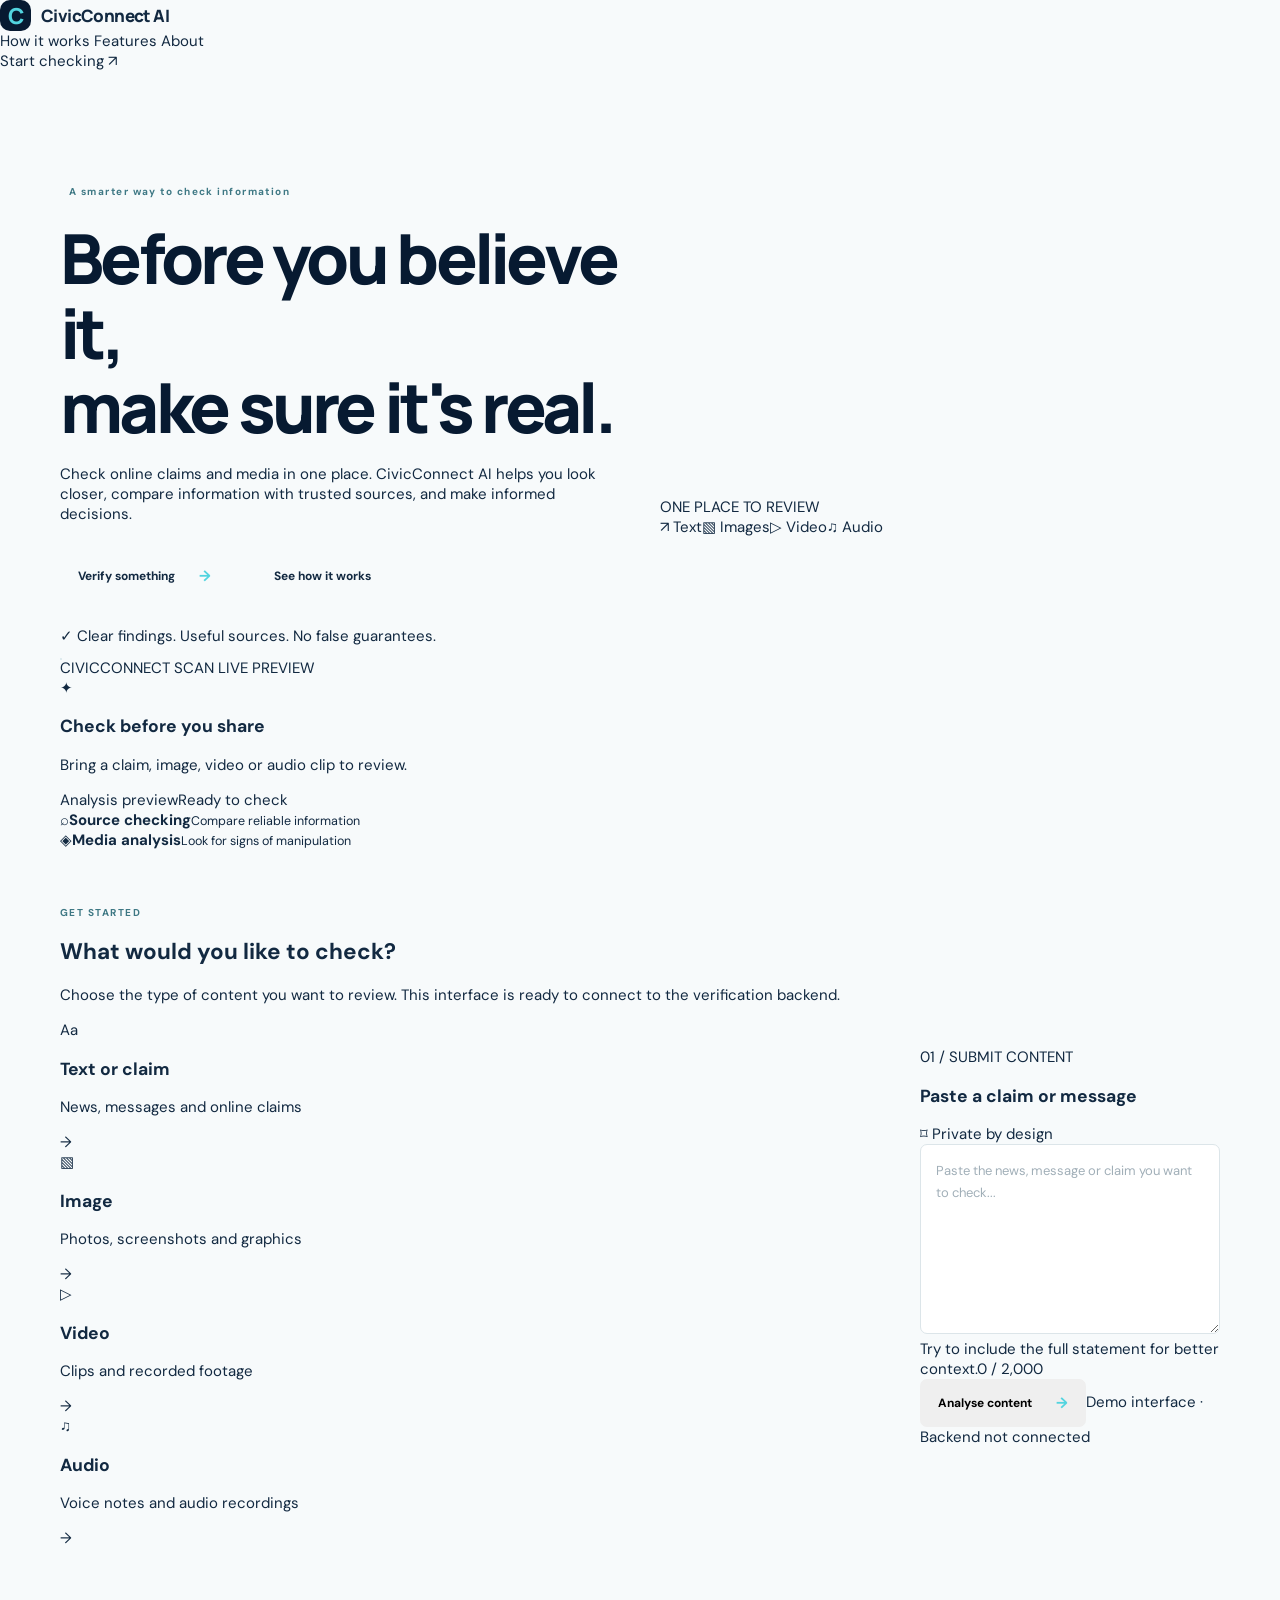
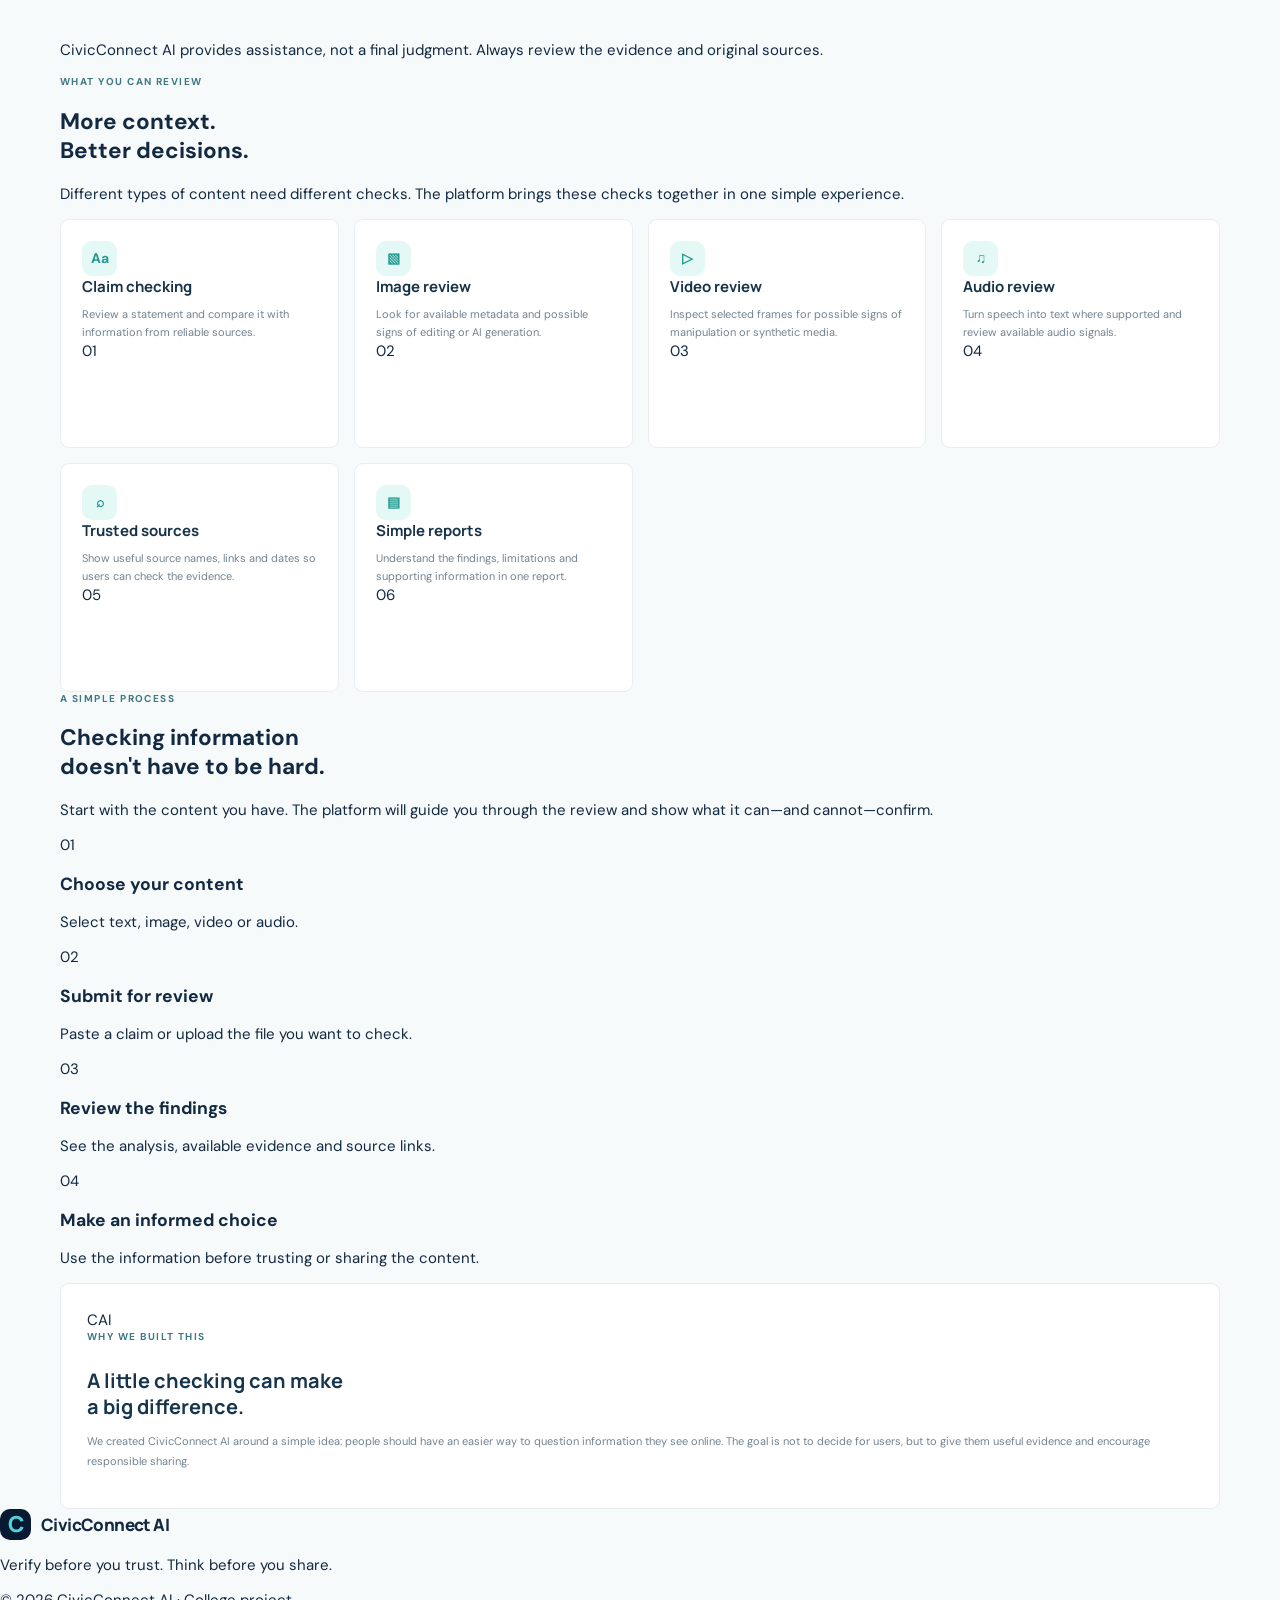
<file: index.html>
<!DOCTYPE html>
<html lang="en">
<head>
  <meta charset="UTF-8">
  <meta name="viewport" content="width=device-width, initial-scale=1.0">
  <meta name="description" content="CivicConnect AI helps people check online information and understand whether it may be misleading.">
  <title>CivicConnect AI | Verify Before You Trust</title>
  <link rel="stylesheet" href="style.css">
  <link rel="preconnect" href="https://fonts.googleapis.com">
  <link rel="preconnect" href="https://fonts.gstatic.com" crossorigin>
  <link href="https://fonts.googleapis.com/css2?family=DM+Sans:wght@400;500;600;700&family=Manrope:wght@400;500;600;700;800&display=swap" rel="stylesheet">
</head>
<body>
  <header class="site-header">
    <nav class="navbar container">
      <a class="brand" href="#home" aria-label="CivicConnect AI home">
        <span class="brand-mark">C</span>
        <span>CivicConnect<span class="brand-ai"> AI</span></span>
      </a>
      <div class="nav-links">
        <a href="#how-it-works">How it works</a>
        <a href="#features">Features</a>
        <a href="#about">About</a>
      </div>
      <a class="nav-button" href="#verify">Start checking <span aria-hidden="true">↗</span></a>
    </nav>
  </header>

  <main>
    <section class="hero" id="home">
      <div class="hero-glow glow-one"></div>
      <div class="hero-glow glow-two"></div>
      <div class="container hero-grid">
        <div class="hero-copy">
          <div class="eyebrow"><span class="pulse"></span> A smarter way to check information</div>
          <h1>Before you believe it,<br><span>make sure it's real.</span></h1>
          <p class="hero-description">Check online claims and media in one place. CivicConnect AI helps you look closer, compare information with trusted sources, and make informed decisions.</p>
          <div class="hero-actions">
            <a class="button button-primary" href="#verify">Verify something <span>→</span></a>
            <a class="button button-secondary" href="#how-it-works">See how it works</a>
          </div>
          <div class="trust-note"><span class="shield">✓</span> Clear findings. Useful sources. No false guarantees.</div>
        </div>
        <div class="hero-visual">
          <div class="orbit orbit-a"></div>
          <div class="orbit orbit-b"></div>
          <div class="visual-card main-visual-card">
            <div class="visual-topline"><span class="mini-dot"></span> CIVICCONNECT SCAN <span class="scan-time">LIVE PREVIEW</span></div>
            <div class="scan-icon">✦</div>
            <h3>Check before you share</h3>
            <p>Bring a claim, image, video or audio clip to review.</p>
            <div class="scan-progress"><span></span></div>
            <div class="scan-footer"><span>Analysis preview</span><span class="scan-status">Ready to check</span></div>
          </div>
          <div class="floating-chip chip-top"><span class="chip-icon">⌕</span><span><b>Source checking</b><small>Compare reliable information</small></span></div>
          <div class="floating-chip chip-bottom"><span class="chip-icon chip-cyan">◈</span><span><b>Media analysis</b><small>Look for signs of manipulation</small></span></div>
        </div>
      </div>
      <div class="hero-bottom container">
        <span>ONE PLACE TO REVIEW</span>
        <div class="content-types"><span>↗ Text</span><span>▧ Images</span><span>▷ Video</span><span>♫ Audio</span></div>
      </div>
    </section>

    <section class="verify-section section" id="verify">
      <div class="container">
        <div class="section-heading centered">
          <div class="eyebrow">GET STARTED</div>
          <h2>What would you like to check?</h2>
          <p>Choose the type of content you want to review. This interface is ready to connect to the verification backend.</p>
        </div>
        <div class="verify-layout">
          <div class="verify-options">
            <article class="type-card selected">
              <div class="type-icon">Aa</div><div><h3>Text or claim</h3><p>News, messages and online claims</p></div><span class="type-arrow">→</span>
            </article>
            <article class="type-card">
              <div class="type-icon image-icon">▧</div><div><h3>Image</h3><p>Photos, screenshots and graphics</p></div><span class="type-arrow">→</span>
            </article>
            <article class="type-card">
              <div class="type-icon video-icon">▷</div><div><h3>Video</h3><p>Clips and recorded footage</p></div><span class="type-arrow">→</span>
            </article>
            <article class="type-card">
              <div class="type-icon audio-icon">♫</div><div><h3>Audio</h3><p>Voice notes and audio recordings</p></div><span class="type-arrow">→</span>
            </article>
          </div>
          <div class="input-panel">
            <div class="panel-heading"><div><span class="panel-step">01 / SUBMIT CONTENT</span><h3>Paste a claim or message</h3></div><span class="secure-label">⌑ Private by design</span></div>
            <textarea placeholder="Paste the news, message or claim you want to check..."></textarea>
            <div class="input-bottom"><span>Try to include the full statement for better context.</span><span class="char-count">0 / 2,000</span></div>
            <div class="panel-actions"><button class="button button-primary" type="button">Analyse content <span>→</span></button><span class="demo-note">Demo interface · Backend not connected</span></div>
          </div>
        </div>
        <p class="disclaimer">CivicConnect AI provides assistance, not a final judgment. Always review the evidence and original sources.</p>
      </div>
    </section>

    <section class="features-section section" id="features">
      <div class="container">
        <div class="section-heading">
          <div class="eyebrow">WHAT YOU CAN REVIEW</div>
          <h2>More context.<br><span>Better decisions.</span></h2>
          <p>Different types of content need different checks. The platform brings these checks together in one simple experience.</p>
        </div>
        <div class="feature-grid">
          <article class="feature-card"><div class="feature-icon">Aa</div><h3>Claim checking</h3><p>Review a statement and compare it with information from reliable sources.</p><span class="feature-number">01</span></article>
          <article class="feature-card"><div class="feature-icon">▧</div><h3>Image review</h3><p>Look for available metadata and possible signs of editing or AI generation.</p><span class="feature-number">02</span></article>
          <article class="feature-card"><div class="feature-icon">▷</div><h3>Video review</h3><p>Inspect selected frames for possible signs of manipulation or synthetic media.</p><span class="feature-number">03</span></article>
          <article class="feature-card"><div class="feature-icon">♫</div><h3>Audio review</h3><p>Turn speech into text where supported and review available audio signals.</p><span class="feature-number">04</span></article>
          <article class="feature-card"><div class="feature-icon">⌕</div><h3>Trusted sources</h3><p>Show useful source names, links and dates so users can check the evidence.</p><span class="feature-number">05</span></article>
          <article class="feature-card"><div class="feature-icon">▤</div><h3>Simple reports</h3><p>Understand the findings, limitations and supporting information in one report.</p><span class="feature-number">06</span></article>
        </div>
      </div>
    </section>

    <section class="how-section section" id="how-it-works">
      <div class="container how-grid">
        <div class="section-heading">
          <div class="eyebrow">A SIMPLE PROCESS</div>
          <h2>Checking information<br><span>doesn't have to be hard.</span></h2>
          <p>Start with the content you have. The platform will guide you through the review and show what it can—and cannot—confirm.</p>
        </div>
        <div class="steps">
          <div class="step"><span class="step-index">01</span><div><h3>Choose your content</h3><p>Select text, image, video or audio.</p></div></div>
          <div class="step"><span class="step-index">02</span><div><h3>Submit for review</h3><p>Paste a claim or upload the file you want to check.</p></div></div>
          <div class="step"><span class="step-index">03</span><div><h3>Review the findings</h3><p>See the analysis, available evidence and source links.</p></div></div>
          <div class="step"><span class="step-index">04</span><div><h3>Make an informed choice</h3><p>Use the information before trusting or sharing the content.</p></div></div>
        </div>
      </div>
    </section>

    <section class="about-section section" id="about">
      <div class="container about-card">
        <div class="about-symbol">C<span>AI</span></div>
        <div><div class="eyebrow">WHY WE BUILT THIS</div><h2>A little checking can make<br> a big difference.</h2><p>We created CivicConnect AI around a simple idea: people should have an easier way to question information they see online. The goal is not to decide for users, but to give them useful evidence and encourage responsible sharing.</p></div>
      </div>
    </section>
  </main>

  <footer class="site-footer">
    <div class="container footer-content">
      <a class="brand footer-brand" href="#home"><span class="brand-mark">C</span><span>CivicConnect<span class="brand-ai"> AI</span></span></a>
      <p>Verify before you trust. Think before you share.</p>
      <span class="copyright">© 2026 CivicConnect AI · College project</span>
    </div>
  </footer>
</body>
</html>
</file>
<file: style.css>
:root{--navy:#071a31;--ink:#122941;--muted:#64778a;--line:#e3ebf0;--cyan:#52d4df;--paper:#f7fafb;--white:#fff;--mint:#d9f8f4;--font:'DM Sans',sans-serif;--display:'Manrope',sans-serif}*{box-sizing:border-box}html{scroll-behavior:smooth}body{margin:0;background:var(--paper);color:var(--ink);font-family:var(--font);font-size:15px}a{color:inherit;text-decoration:none}.topbar{height:78px;padding:0 max(calc((100vw - 1160px)/2),5vw);display:flex;align-items:center;justify-content:space-between;background:#fff;border-bottom:1px solid #edf1f4;position:relative;z-index:3}.brand{display:flex;align-items:center;gap:10px;font-family:var(--display);font-weight:800;font-size:17px;letter-spacing:-.6px}.brand b{color:#35aebd}.brand-mark{display:grid;place-items:center;width:31px;height:31px;border-radius:10px;background:var(--navy);color:var(--cyan);font-size:22px}.topbar nav{height:100%;display:flex;gap:34px;align-items:center}.topbar nav a{font-size:13px;color:#64778a;position:relative}.topbar nav a.selected,.topbar nav a:hover{color:var(--ink)}.topbar nav a.selected:after{content:'';height:2px;background:#40bfc9;position:absolute;bottom:-30px;left:0;right:0}.nav-cta{font-size:12px;font-weight:700;background:#e9f8f8;padding:11px 16px;border-radius:7px}.nav-cta span{color:#1598a5;margin-left:8px}.hero{max-width:1160px;min-height:575px;margin:0 auto;padding:74px 0 56px;display:grid;grid-template-columns:1fr 1fr;align-items:center;gap:40px}.hero-copy{padding-bottom:12px}.eyebrow,.section-kicker,.feature-num{font-size:10px;font-weight:700;letter-spacing:1.45px;color:#6b8193}.eyebrow{display:flex;align-items:center;gap:9px;color:#3e7884}.live-dot{width:7px;height:7px;border-radius:50%;background:#51c7c7;box-shadow:0 0 0 4px #d8f2ef}.hero h1,.page-top h1{font:800 clamp(44px,5.4vw,69px)/1.08 var(--display);letter-spacing:-3.7px;color:var(--navy);margin:23px 0 19px}.hero h1 em,.page-top h1 em,.section-head h2 em,.callout h2 em,.side-note h3 em{font-style:normal;color:#3aabb5}.hero-lead{max-width:470px;color:#627689;font-size:15px;line-height:1.8}.hero-actions{display:flex;gap:27px;align-items:center;margin:28px 0 26px}.button{border:0;border-radius:7px;padding:14px 18px;display:inline-flex;align-items:center;justify-content:center;gap:24px;font:700 12px var(--font);cursor:pointer;transition:transform .2s,background .2s}.button:hover{transform:translateY(-2px)}.primary{color:white;background:var(--navy);box-shadow:0 6px 14px #0c2a4620}.primary:hover{background:#10324f}.button span{font-size:15px;color:var(--cyan)}.text-link{font-size:12px;font-weight:700}.text-link span{margin-left:7px;color:#40acb7}.privacy-note{color:#8a9ba9;font-size:10px;display:flex;align-items:center;gap:8px}.privacy-note span{font-size:15px;color:#53b8b9}.hero-art{height:415px;position:relative;display:grid;place-items:center}.orbit{position:absolute;border:1px solid #dce9ed;border-radius:50%;transform:rotate(-22deg)}.orbit-one{width:440px;height:280px}.orbit-two{width:510px;height:350px;transform:rotate(36deg);border-color:#e7eff1}.globe{width:268px;height:268px;border-radius:50%;position:relative;overflow:hidden;background:radial-gradient(circle at 35% 30%,#7ce2e1 0,#44bbc5 35%,#16839a 75%,#14506c);box-shadow:inset -23px -21px 40px #05294375,0 26px 65px #1d859c35}.globe:before,.globe:after{content:'';position:absolute;border:1px solid #c5ffff4d;border-radius:50%;inset:19px 57px}.globe:after{inset:0 98px}.globe-grid{position:absolute;inset:0;background:repeating-linear-gradient(0deg,transparent 0 35px,#d1ffff28 36px 37px);border-radius:50%}.globe-shine{position:absolute;inset:0;background:radial-gradient(ellipse at 28% 23%,#ffffff65,transparent 40%)}.globe-check{position:absolute;right:42px;bottom:55px;width:56px;height:56px;border-radius:19px;background:#f3ffff;color:#118594;display:grid;place-items:center;font-size:28px;box-shadow:0 8px 20px #072d3c66;transform:rotate(8deg)}.float-card{position:absolute;z-index:2;background:#fff;box-shadow:0 10px 32px #193b5217;border:1px solid #edf2f3;border-radius:9px;padding:13px 15px;display:flex;align-items:center;gap:11px}.float-card b,.float-card small{display:block}.float-card b{font-size:11px}.float-card small{font-size:9px;color:#8294a0;margin-top:4px}.card-verified{top:58px;left:2px}.card-signal{bottom:55px;right:0}.mini-icon{width:25px;height:25px;border-radius:8px;display:grid;place-items:center}.green{background:#e2f8ee;color:#1d9f69}.pulse-bars{height:25px;display:flex;gap:3px;align-items:center}.pulse-bars i{width:4px;height:9px;border-radius:2px;background:#46b7bc}.pulse-bars i:nth-child(2){height:19px}.pulse-bars i:nth-child(3){height:13px}.pulse-bars i:nth-child(4){height:22px}.art-caption{position:absolute;bottom:2px;letter-spacing:1.3px;font-weight:700;font-size:9px;color:#7b909e;display:flex;align-items:center;gap:9px}.art-caption .live-dot{width:5px;height:5px}.trust-strip{background:#fff;border-top:1px solid #edf1f4;border-bottom:1px solid #edf1f4;min-height:115px;display:flex;align-items:center;justify-content:center;gap:72px}.trust-strip>div{display:flex;gap:13px;align-items:center}.trust-strip>div b{font:700 25px var(--display);color:#173b55}.trust-strip>div span{font-size:10px;line-height:1.45;color:#7a8b98}.trust-strip>p{font-size:11px;line-height:1.5;color:#778896;border-left:1px solid #e3eaee;padding-left:50px}.trust-strip strong{color:#214155}.section{max-width:1160px;margin:auto}.features{padding:93px 0 104px}.section-head{display:flex;align-items:end;justify-content:space-between;margin:16px 0 34px}.section-head h2,.callout h2{margin:0;font:750 39px/1.2 var(--display);letter-spacing:-1.8px;color:var(--navy)}.section-head p{margin:0;max-width:390px;color:#758695;font-size:12px;line-height:1.8}.feature-grid{display:grid;grid-template-columns:repeat(4,1fr);gap:15px}.feature-card{position:relative;min-height:229px;padding:21px;background:#fff;border:1px solid #e8eef1;border-radius:9px;transition:transform .2s,box-shadow .2s}.feature-card:hover{transform:translateY(-4px);box-shadow:0 12px 30px #193b5210}.feature-icon{display:grid;place-items:center;width:35px;height:35px;border-radius:10px;background:#e4f8f5;color:#239a91;font-weight:700;font-size:14px}.cyan-icon{background:#e5f6fa;color:#309ab5}.violet-icon{background:#efecfb;color:#776ac3}.gold-icon{background:#fbf3e4;color:#c28b3e}.feature-num{font-size:9px;display:block;margin:19px 0 7px}.feature-card h3{margin:0 0 8px;font:700 15px var(--display);color:#17334a}.feature-card p{margin:0;color:#718392;font-size:11px;line-height:1.65}.feature-arrow{position:absolute;top:24px;right:22px;color:#6f919d}.callout{background:#08233d;max-width:1160px;margin:0 auto 80px;border-radius:12px;padding:45px 54px;display:flex;align-items:center;justify-content:space-between;background-image:radial-gradient(ellipse at 85% 25%,#15506a88,transparent 45%)}.callout .section-kicker{color:#8bb3bf}.callout h2{font-size:32px;color:#fff;margin-top:13px}.callout h2 em{color:#67d6d8}.light{background:#fff;color:#16334b}.light span{color:#2ea7b3}.footer{border-top:1px solid #e7edef;background:#fff;min-height:90px;padding:20px max(calc((100vw - 1160px)/2),5vw);display:flex;align-items:center;justify-content:space-between;color:#81909b;font-size:10px}.footer .brand{color:#173149;font-size:13px}.footer .brand-mark{width:27px;height:27px;font-size:18px}.flash-wrap{max-width:1160px;margin:12px auto 0}.flash{padding:12px 16px;background:#fff1ed;border:1px solid #f6d4ca;border-radius:7px;color:#a54834;font-size:12px}.page-top{max-width:1160px;margin:auto;padding:70px 0 43px}.page-top h1{font-size:50px;letter-spacing:-2.6px;margin:13px 0}.page-top p{max-width:600px;color:#718392;line-height:1.75;font-size:13px}.verify-layout{max-width:1160px;margin:0 auto 92px;display:grid;grid-template-columns:1fr 300px;gap:26px;align-items:start}.verify-main,.side-note,.report-primary,.side-card{background:#fff;border:1px solid #e5ecef;border-radius:10px}.verify-main{padding:0 28px 24px}.tabs{display:flex;border-bottom:1px solid #e9eef0;gap:7px}.tab{border:0;background:transparent;padding:18px 19px;color:#708493;font:600 13px var(--font);cursor:pointer;border-bottom:2px solid transparent}.tab span{margin-left:6px}.tab.active{color:#147f8d;border-color:#41bfc8}.input-panel{padding:27px 0 10px}.input-panel label:first-child{font-size:12px;font-weight:700;display:block;margin-bottom:10px}.input-panel textarea{resize:vertical;width:100%;min-height:190px;padding:15px;border:1px solid #dce5e9;border-radius:7px;font:13px/1.7 var(--font);color:#173149;outline:none}.input-panel textarea:focus{border-color:#5abdc5;box-shadow:0 0 0 3px #53c4ca20}.input-panel textarea::placeholder{color:#a1afb8}.field-footer{display:flex;justify-content:space-between;margin-top:8px;color:#91a0a9;font-size:10px}.submit-row{border-top:1px solid #edf1f2;padding-top:20px;display:flex;justify-content:space-between;align-items:center}.side-note{padding:24px 23px;background:#eff9f8}.side-icon{display:grid;place-items:center;width:34px;height:34px;background:#d7f2ef;border-radius:10px;color:#29989e;font-size:22px;margin-bottom:24px}.side-note h3{font:750 21px/1.35 var(--display);margin:11px 0}.side-note p{font-size:11px;line-height:1.7;color:#70858c}.note-rule{height:1px;background:#dbece9;margin:19px 0}.side-note .small-note{font-size:10px}.hidden{display:none!important}.drop-zone{min-height:195px;border:1px dashed #b8cdd1;border-radius:8px;background:#f8fbfb;display:flex!important;flex-direction:column;align-items:center;justify-content:center;gap:9px;text-align:center;cursor:pointer}.upload-icon{width:38px;height:38px;border-radius:12px;background:#e3f6f3;color:#2198a1;display:grid;place-items:center;font-size:23px}.drop-zone strong{font-size:12px}.drop-zone u{color:#2198a1}.drop-zone small{font-size:10px;color:#8699a3;font-weight:400}.file-name{font-size:11px;color:#278995}.file-footnote{font-size:10px;color:#8a9ba4;margin-top:11px}.visually-hidden{position:absolute;width:1px;height:1px;opacity:0}.report-wrap{max-width:1040px;margin:0 auto;padding:42px 0 90px}.report-breadcrumb{display:flex;justify-content:space-between;font-size:10px;color:#83939e;letter-spacing:.8px}.report-breadcrumb a{color:#318d98;font-weight:600;letter-spacing:0}.report-heading{display:flex;justify-content:space-between;align-items:end;margin:35px 0 27px}.report-heading h1{font:750 27px var(--display);margin:9px 0;color:var(--navy);max-width:660px}.status-pill{border:1px solid #f2dfbe;background:#fff9ed;color:#9b712c;border-radius:20px;padding:9px 13px;font-size:10px;font-weight:700;white-space:nowrap}.status-dot{display:inline-block;background:#d8a642;width:7px;height:7px;border-radius:50%;margin-right:7px}.report-grid{display:grid;grid-template-columns:1fr 270px;gap:20px}.report-primary{padding:27px}.status-panel{background:#fffaf0;border:1px solid #f4e8ce;border-radius:8px;padding:20px;display:flex;align-items:center;gap:17px}.status-symbol{width:42px;height:42px;background:#f8e9c7;border-radius:13px;display:grid;place-items:center;color:#9a702c;font:700 22px var(--display)}.status-panel h2{font:700 18px var(--display);margin:5px 0;color:#664e25}.status-panel p{font-size:11px;color:#897b5f;margin:0}.report-block{padding:24px 0;border-bottom:1px solid #edf1f2}.report-block:last-child{border:0;padding-bottom:0}.block-heading{display:flex;justify-content:space-between;align-items:center}.block-heading h3{font:700 14px var(--display);margin:0;color:#18374f}.confidence,.muted-label{font-size:9px;color:#81929d}.report-block>p{font-size:12px;line-height:1.8;color:#687d8c;margin:12px 0 0}.evidence-list{margin-top:16px}.evidence-item{display:flex;gap:12px;padding:13px 0;border-top:1px solid #f0f3f4}.evidence-mark{width:24px;height:24px;display:grid;place-items:center;background:#eef7f7;color:#298f97;border-radius:7px}.evidence-item b,.evidence-item a{font-size:11px;color:#24455b;font-weight:700}.evidence-item a{color:#168594}.evidence-item p{font-size:10px;line-height:1.6;color:#82929c;margin:4px 0 0;overflow-wrap:anywhere}.report-sidebar{display:flex;flex-direction:column;gap:14px}.side-card{padding:20px}.detail-row{display:flex;justify-content:space-between;gap:10px;padding:13px 0 0;margin-top:12px;border-top:1px solid #edf1f2;font-size:10px;color:#84939c}.detail-row b{color:#365066;text-align:right}.warning-card{background:#f0f8f8;border-color:#deeeec}.warn-icon{width:25px;height:25px;display:grid;place-items:center;background:#d8f0ed;color:#258f94;border-radius:8px;font-weight:700}.warning-card h3{font:700 13px var(--display);margin:13px 0 7px}.warning-card p{font-size:10px;line-height:1.7;color:#71858c;margin:0}.full{width:100%}.history-section{max-width:1160px;margin:0 auto 100px;background:#fff;border:1px solid #e5ecef;border-radius:10px;overflow:hidden}.history-head,.history-row{display:grid;grid-template-columns:1.4fr .55fr 1fr 1fr 24px;align-items:center;gap:15px;padding:16px 22px}.history-head{background:#f7fafb;color:#8a9aa4;font-size:9px;font-weight:700;letter-spacing:1px}.history-row{border-top:1px solid #edf1f2;min-height:66px;font-size:11px}.history-row:hover{background:#f8fbfb}.history-title{font-weight:600;color:#24445b;overflow:hidden;text-overflow:ellipsis;white-space:nowrap}.type-tag{color:#63808c}.history-status{font-size:10px;color:#9b712c}.history-status i{display:inline-block;width:6px;height:6px;border-radius:50%;background:#d8a642;margin-right:7px}.history-date{color:#82939e;font-size:10px}.history-arrow{color:#438f98}.empty-state{text-align:center;padding:64px 20px}.empty-symbol{font-size:31px;color:#63bfc2}.empty-state h3{font:700 17px var(--display);margin:11px}.empty-state p{color:#82919b;font-size:12px;margin-bottom:22px}.about-grid{max-width:1160px;margin:0 auto 70px;display:grid;grid-template-columns:repeat(3,1fr);gap:15px}.about-card{background:white;border:1px solid #e5ecef;border-radius:9px;padding:26px;min-height:210px}.about-card h2{font:700 20px/1.3 var(--display);color:#16344c;margin:25px 0 12px}.about-card p{font-size:11px;color:#718392;line-height:1.75}.stack-note{max-width:1160px;margin:0 auto 85px;border-top:1px solid #e1eaed;padding-top:27px;display:flex;justify-content:space-between;align-items:center}.stack-note h2{font:700 20px var(--display);margin:8px 0}.stack-note p{font-size:11px;line-height:1.8;color:#718392;text-align:right}
@media(max-width:1200px){.hero,.section,.page-top,.verify-layout,.history-section,.about-grid,.stack-note{margin-left:5vw;margin-right:5vw}.callout{margin-left:5vw;margin-right:5vw}.report-wrap{margin-left:5vw;margin-right:5vw}.flash-wrap{margin-left:5vw;margin-right:5vw}}@media(max-width:760px){.topbar{height:66px;padding:0 5vw}.brand{font-size:14px}.topbar nav{gap:13px}.topbar nav a{font-size:10px}.topbar nav a.selected:after{bottom:-25px}.nav-cta{display:none}.hero{padding-top:48px;grid-template-columns:1fr;gap:10px}.hero h1{font-size:52px}.hero-art{height:350px;transform:scale(.9)}.trust-strip{gap:20px;flex-wrap:wrap;padding:22px 5vw}.trust-strip>p{border:0;padding:0;margin:0}.trust-strip>div b{font-size:21px}.trust-strip>div span{font-size:9px}.features{padding:65px 0}.section-head{display:block}.section-head h2{font-size:33px;margin-bottom:15px}.feature-grid{grid-template-columns:repeat(2,1fr)}.callout{padding:30px;gap:20px}.callout h2{font-size:26px}.page-top{padding:48px 0 25px}.page-top h1{font-size:42px}.verify-layout{grid-template-columns:1fr}.side-note{order:2}.tab{padding:15px 10px;flex:1}.tab span{margin-left:3px}.verify-main{padding:0 17px 20px}.report-grid{grid-template-columns:1fr}.report-heading{align-items:start;gap:12px;flex-direction:column}.report-heading h1{font-size:23px}.report-wrap{padding-top:25px}.history-head{display:none}.history-row{grid-template-columns:1fr auto 20px;gap:9px;padding:15px}.history-title{grid-column:1}.type-tag{grid-column:2;grid-row:1}.history-status{grid-column:1;grid-row:2}.history-date{grid-column:2;grid-row:2;font-size:9px}.history-arrow{grid-column:3;grid-row:1/3}.about-grid{grid-template-columns:1fr}.about-card{min-height:0}.stack-note{display:block}.stack-note p{text-align:left}.footer{padding:20px 5vw;gap:14px;flex-wrap:wrap}.footer>span:last-child{display:none}}@media(max-width:420px){.topbar nav{gap:9px}.topbar nav a{font-size:9px}.hero h1{font-size:46px}.hero-art{transform:scale(.78);margin:-20px -30px}.feature-grid{grid-template-columns:1fr}.feature-card{min-height:190px}.callout{display:block}.callout .button{margin-top:21px}.trust-strip{justify-content:space-between}.trust-strip>p{width:100%;text-align:center}.field-footer{font-size:9px}}
</file>
